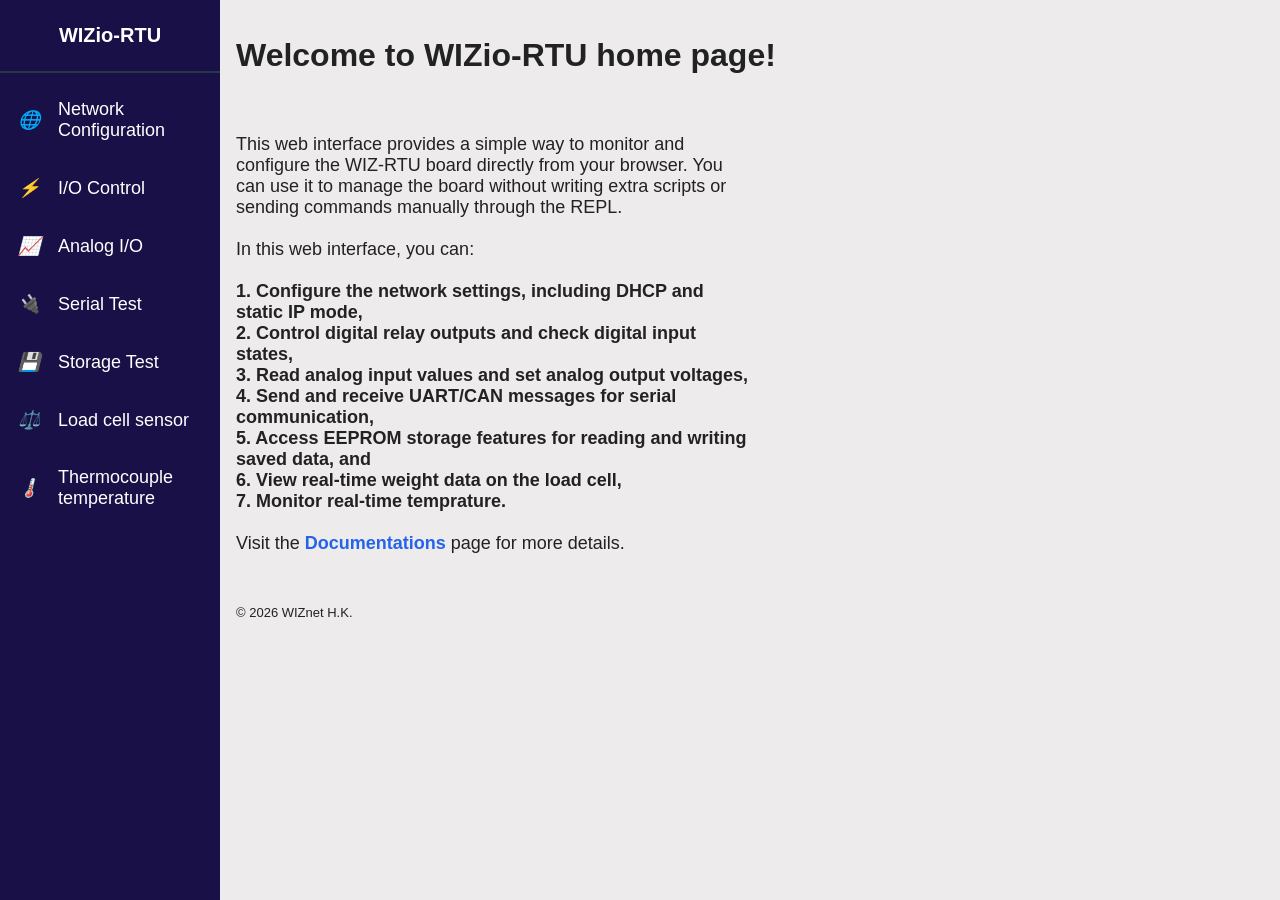
<file: template/index.html>
<!DOCTYPE html>
<html lang="en">
<head>
    <meta charset="UTF-8">
    <meta name="viewport" content="width=device-width, initial-scale=1.0">
    <title>WIZio-RTU</title>
    <meta name="description" content="A brief description of your webpage.">
    <link rel="stylesheet" href="/css/styles.css">
</head>
<body>   
    <main>
        <div class = "index-section">
            <p style = "padding: 0.2em 2em; font-weight: bold; font-size: 20px; text-align: center;"><a href = "/" class = "home-index">WIZio-RTU</a></p>
            <hr style="border: 1px; border-style: solid; border-color: #293649;">
            <div class = "index-catalog">
                <a href = "/netconfig" class = "index-item"><i>🌐</i>Network<br>Configuration</a>
                <a href = "/io" class = "index-item"><i>⚡</i>I/O Control</a>
                <a href = "/analog_io" class = "index-item"><i>📈</i>Analog I/O</a>
                <a href = "/serial" class = "index-item"><i>🔌</i>Serial Test</a>
                <a href = "/storage" class = "index-item"><i>💾</i>Storage Test</a>
                <a href = "/load-cell" class = "index-item"><i>⚖️</i>Load cell sensor</a>
                <a href = "/temp" class = "index-item"><i>🌡️</i>Thermocouple<br>temperature</a>
            </div>
        </div>
        </div>
        <div class = "main-content">
            <h1>Welcome to WIZio-RTU home page!</h1>
            <p style = "font-size: 18px; max-width: 50%;">
            This web interface provides a simple way to monitor and configure the WIZ-RTU board directly from your browser.
            You can use it to manage the board without writing extra scripts or sending commands manually through the REPL.<br><br>

            In this web interface, you can:<br><br>
            <strong>
            1. Configure the network settings, including DHCP and static IP mode,<br>
            2. Control digital relay outputs and check digital input states,<br>
            3. Read analog input values and set analog output voltages,<br>
            4. Send and receive UART/CAN messages for serial communication,<br>
            5. Access EEPROM storage features for reading and writing saved data, and<br>
            6. View real-time weight data on the load cell, <br>
            7. Monitor real-time temprature. <br><br>
            </strong>

            
            Visit the <a href="https://docs.w5500.com/reference/wiz-rtu.html#http-configuration" target = "_blank" style="color: #2563eb; font-weight: bold; text-decoration: none;">Documentations</a> page for more details.
            </p>
            <footer style = "font-size: small;">
                <p>&copy; 2026 WIZnet H.K.</p>
            </footer>
        </div>
    </main>
    

    
    <script src="/js/index.js" defer></script>
</body>
</html>
</file>
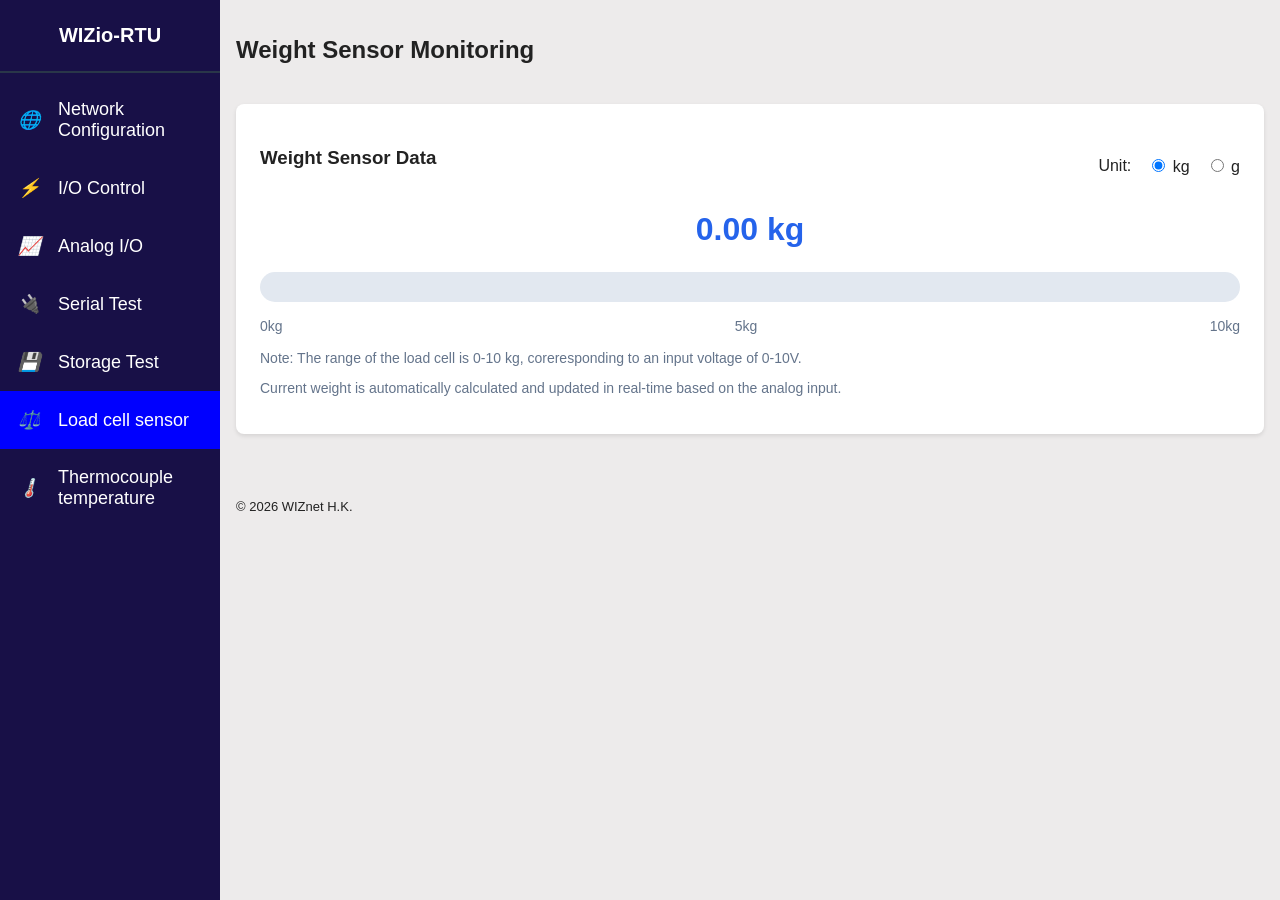
<file: template/load.html>
<!DOCTYPE html>
<html lang="en">
<head>
    <meta charset="UTF-8">
    <meta name="viewport" content="width=device-width, initial-scale=1.0">
    <title>WIZio-RTU</title>
    <meta name="description" content="A brief description of your webpage.">
    <link rel="stylesheet" href="/css/styles.css">
</head>
<body>   
    <main>
        <div class = "index-section">
            <p style = "padding: 0.2em 2em; font-weight: bold; font-size: 20px; text-align: center;"><a href = "/" class = "home-index">WIZio-RTU</a></p>
            <hr style="border: 1px; border-style: solid; border-color: #293649;">
            <div class = "index-catalog">
                <a href = "/netconfig" class = "index-item"><i>🌐</i>Network<br>Configuration</a>
                <a href = "/io" class = "index-item"><i>⚡</i>I/O Control</a>
                <a href = "/analog_io" class = "index-item"><i>📈</i>Analog I/O</a>
                <a href = "/serial" class = "index-item"><i>🔌</i>Serial Test</a>
                <a href = "/storage" class = "index-item"><i>💾</i>Storage Test</a>
                <a href = "/load-cell" class = "index-item index-chosen"><i>⚖️</i>Load cell sensor</a>
                <a href = "/temp" class = "index-item"><i>🌡️</i>Thermocouple<br>temperature</a>
            </div>
        </div>
        </div>
        <div class = "main-content">       
            <h2 class="page-title">Weight Sensor Monitoring</h2>
            <div class="weight-sensor">
                <div class="weight-header">
                    <h3>Weight Sensor Data</h3>
                    <div class="weight-controls">
                        <span>Unit:</span>
                        <label>
                            <input type="radio" id="weight-unit-kg" name="weight-unit" checked> kg
                        </label>
                        <label>
                            <input type="radio" id="weight-unit-g" name="weight-unit"> g
                        </label>
                    </div>
                </div>
                <div class="weight-value-display" id="weight-value">0.00 kg</div>
                <div class="weight-progress-container">
                    <div id="weight-progress" class="weight-progress" style="width: 0%"></div>
                </div>
                <div class="weight-scale">
                    <span id="weight-min">0kg</span>
                    <span id="weight-mid">5kg</span>
                    <span id="weight-max">10kg</span>
                </div>
                <div style="margin-top: 1rem; font-size: 0.875rem; color: #64748b;">
                    <p>Note: The range of the load cell is 0-10 kg, coreresponding to an input voltage of 0-10V.</p>
                    <p>Current weight is automatically calculated and updated in real-time based on the analog input.</p>
                </div>
            </div>
            <footer style = "font-size: small;">
                <p>&copy; 2026 WIZnet H.K.</p>
            </footer>
        </div>
    </main>
    

    
    <script src="/js/load.js" defer></script>
</body>
</html>
</file>
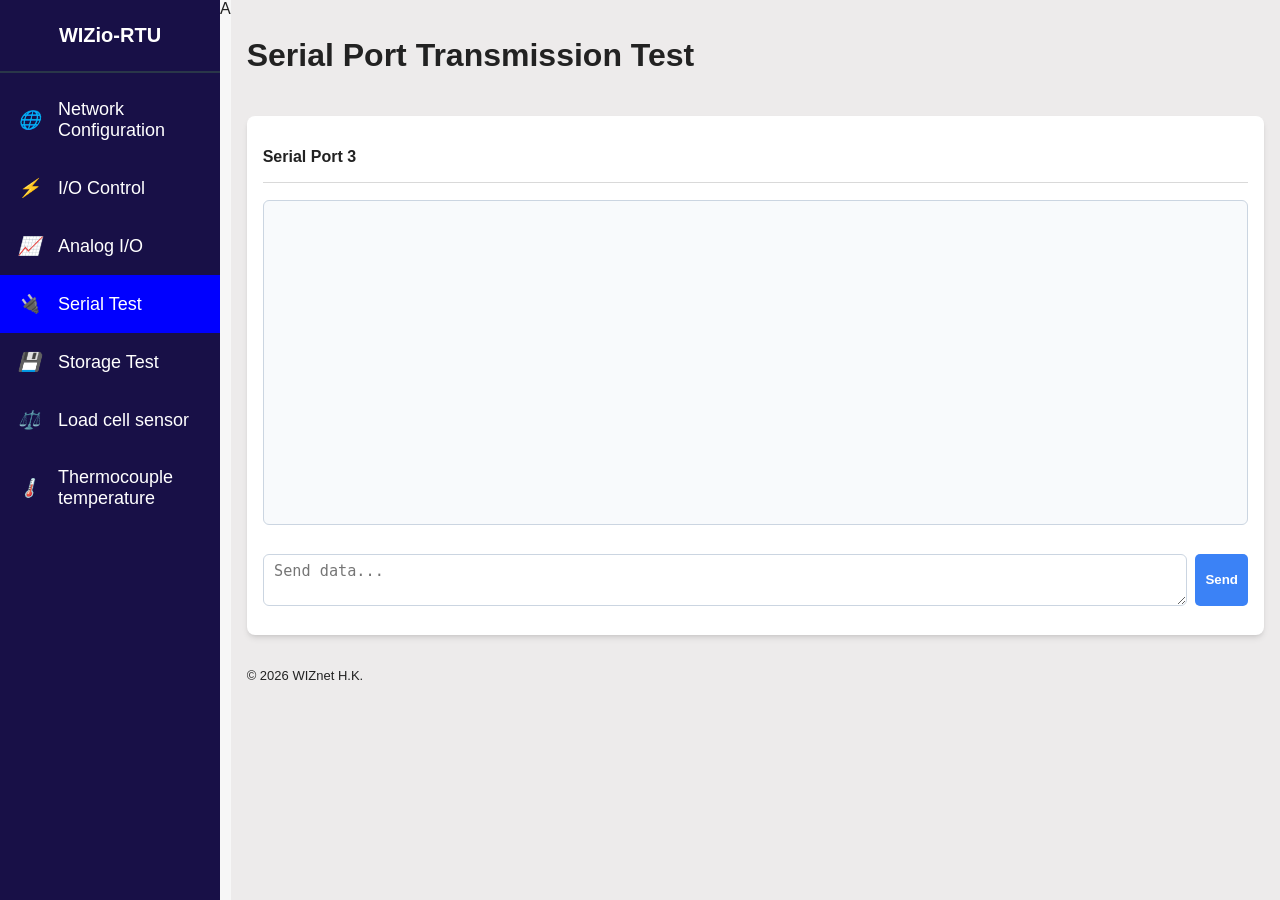
<file: template/serial.html>
<!DOCTYPE html>
<html lang="en">
<head>
    <meta charset="UTF-8">
    <meta name="viewport" content="width=device-width, initial-scale=1.0">
    <title>WIZio-RTU</title>
    <meta name="description" content="A brief description of your webpage.">
    <link rel="stylesheet" href="/css/styles.css">
</head>
<body>   
    <main>
        <div class = "index-section">
            <p style = "padding: 0.2em 2em; font-weight: bold; font-size: 20px; text-align: center;"><a href = "/" class = "home-index">WIZio-RTU</a></p>
            <hr style="border: 1px; border-style: solid; border-color: #293649;">
            <div class = "index-catalog">
                <a href = "/netconfig" class = "index-item"><i>🌐</i>Network<br>Configuration</a>
                <a href = "/io" class = "index-item"><i>⚡</i>I/O Control</a>
                <a href = "/analog_io" class = "index-item"><i>📈</i>Analog I/O</a>
                <a href = "/serial" class = "index-item index-chosen"><i>🔌</i>Serial Test</a>
                <a href = "/storage" class = "index-item"><i>💾</i>Storage Test</a>
                <a href = "/load-cell" class = "index-item"><i>⚖️</i>Load cell sensor</a>
                <a href = "/temp" class = "index-item"><i>🌡️</i>Thermocouple<br>temperature</a>
            </div>
        </div>A
        <div class = "main-content">
            <h1>Serial Port Transmission Test</h1>
            <div class = "section-block serial">
                <p style = "margin-bottom: 1em;" class = "section-heading">Serial Port 3</p>
                <div style = "margin-top: 1px;"class = "message-box" id = "serial-messages"> </div>
                <div class="send-area">
                    <textarea id="serial-input" placeholder="Send data..." data-sharkid="__0"></textarea>
                    <button id="serial-send" onclick = "onClickSendBtn(this);">Send</button>
                </div>
            </div>
            <footer style = "font-size: small;">
                <p>&copy; 2026 WIZnet H.K.</p>
            </footer>
        </div>
    </main>
    

    
    <script src="/js/serial.js" defer></script>
</body>
</html>
</file>
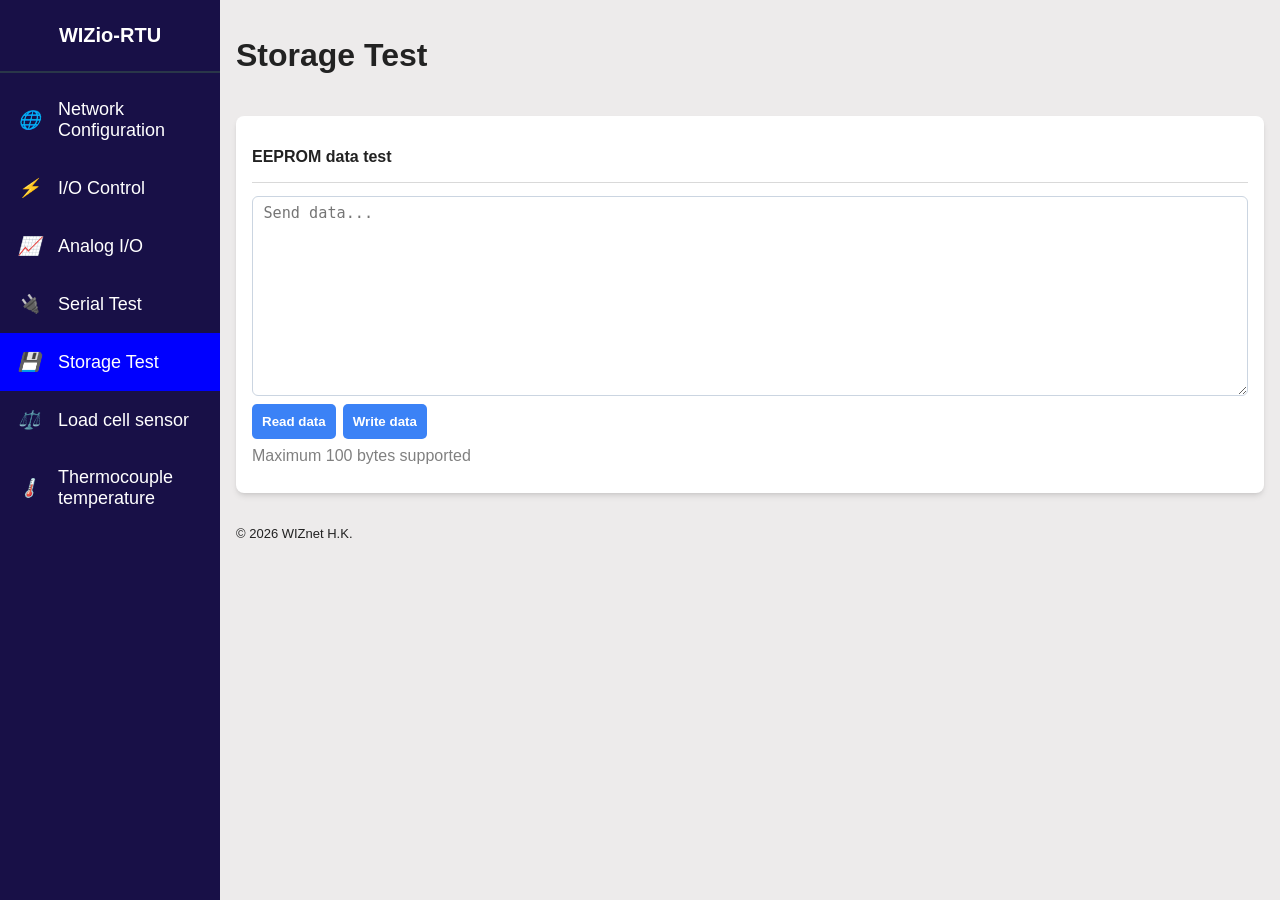
<file: template/storage.html>
<!DOCTYPE html>
<html lang="en">
<head>
    <meta charset="UTF-8">
    <meta name="viewport" content="width=device-width, initial-scale=1.0">
    <title>WIZio-RTU</title>
    <meta name="description" content="A brief description of your webpage.">
    <link rel="stylesheet" href="/css/styles.css">
</head>
<body>   
    <main>
        <div class = "index-section">
            <p style = "padding: 0.2em 2em; font-weight: bold; font-size: 20px; text-align: center;"><a href = "/" class = "home-index">WIZio-RTU</a></p>
            <hr style="border: 1px; border-style: solid; border-color: #293649;">
            <div class = "index-catalog">
                <a href = "/netconfig" class = "index-item"><i>🌐</i>Network<br>Configuration</a>
                <a href = "/io" class = "index-item"><i>⚡</i>I/O Control</a>
                <a href = "/analog_io" class = "index-item"><i>📈</i>Analog I/O</a>
                <a href = "/serial" class = "index-item"><i>🔌</i>Serial Test</a>
                <a href = "/storage" class = "index-item index-chosen"><i>💾</i>Storage Test</a>
                <a href = "/load-cell" class = "index-item"><i>⚖️</i>Load cell sensor</a>
                <a href = "/temp" class = "index-item"><i>🌡️</i>Thermocouple<br>temperature</a>
            </div>
        </div>
        <div class = "main-content">
            <h1>Storage Test</h1>
            <div class = "section-block serial">
                <p class = "section-heading">EEPROM data test</p>  
                <div style = "flex-direction: column;" class="send-area">
                    <textarea style = "height: 200px; box-sizing: border-box;"id="storage-input" placeholder="Send data..." data-sharkid="__0"></textarea>
                    <div style = "display: flex; flex-direction: row; column-gap: 7px;">
                        <button id = "storage-read" onclick = "onClickStorageReadBtn(this);">Read data</button>
                        <button id = "storage-write" onclick = "onClickStorageWriteBtn(this);">Write data</button>
                    </div>
                    <span style = "color: gray;"> Maximum 100 bytes supported </span>
                </div>
            </div>
            <footer style = "font-size: small;">
                <p>&copy; 2026 WIZnet H.K.</p>
            </footer>
        </div>
    </main>
    

    
    <script src="/js/storage.js" defer></script>
</body>
</html>
</file>
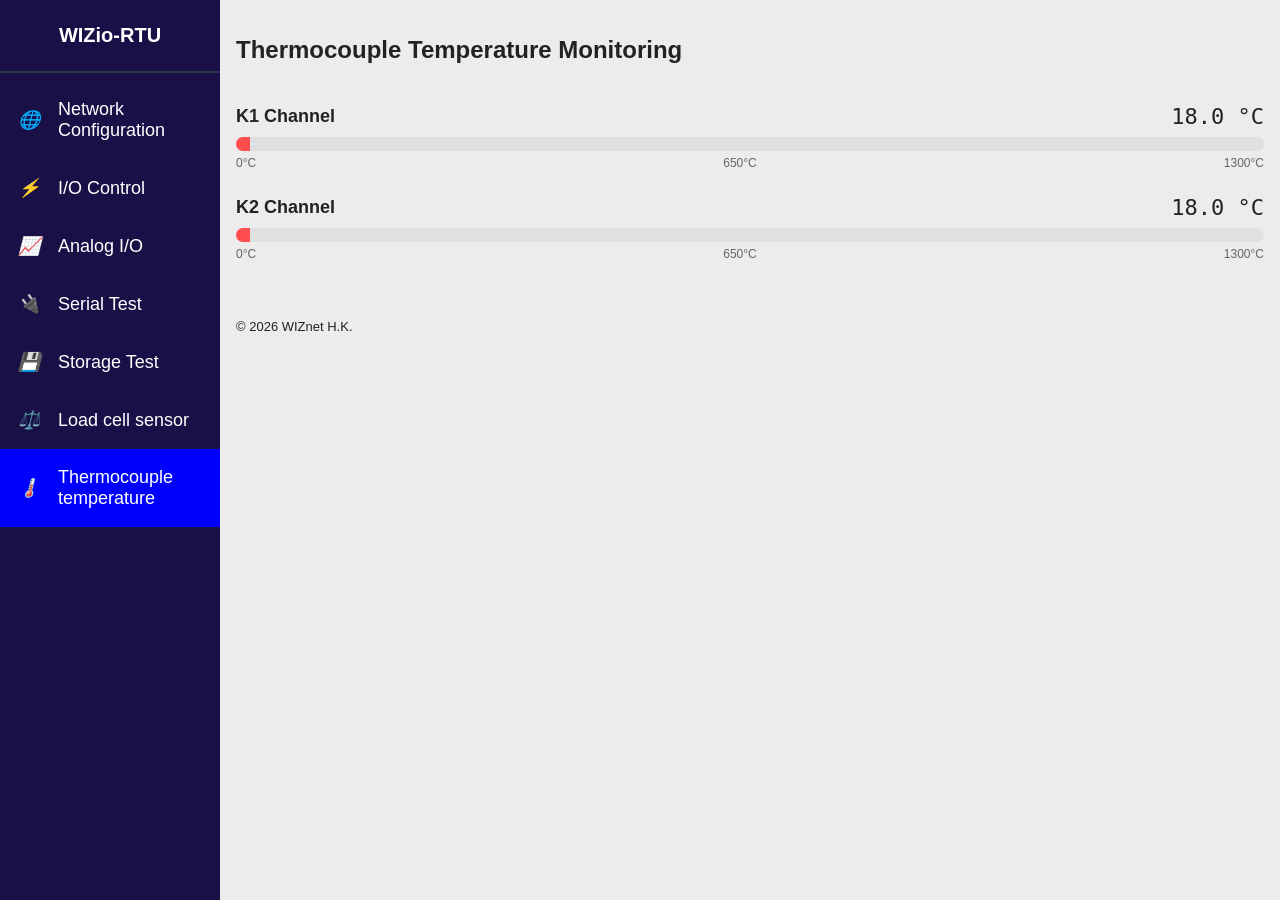
<file: template/temp.html>
<!DOCTYPE html>
<html lang="en">
<head>
    <meta charset="UTF-8">
    <meta name="viewport" content="width=device-width, initial-scale=1.0">
    <title>WIZio-RTU</title>
    <meta name="description" content="A brief description of your webpage.">
    <link rel="stylesheet" href="/css/styles.css">
</head>
<body>   
    <main>
        <div class = "index-section">
            <p style = "padding: 0.2em 2em; font-weight: bold; font-size: 20px; text-align: center;"><a href = "/" class = "home-index">WIZio-RTU</a></p>
            <hr style="border: 1px; border-style: solid; border-color: #293649;">
            <div class = "index-catalog">
                <a href = "/netconfig" class = "index-item"><i>🌐</i>Network<br>Configuration</a>
                <a href = "/io" class = "index-item"><i>⚡</i>I/O Control</a>
                <a href = "/analog_io" class = "index-item"><i>📈</i>Analog I/O</a>
                <a href = "/serial" class = "index-item"><i>🔌</i>Serial Test</a>
                <a href = "/storage" class = "index-item"><i>💾</i>Storage Test</a>
                <a href = "/load-cell" class = "index-item"><i>⚖️</i>Load cell sensor</a>
                <a href = "/temp" class = "index-item index-chosen"><i>🌡️</i>Thermocouple<br>temperature</a>
            </div>
        </div>
        </div>
        <div class = "main-content">       
            <h2 class="page-title">Thermocouple Temperature Monitoring</h2>
            <div>
               <div class="channel-box">
                    <div class="channel-header">
                        <div class="channel-name">K1 Channel</div>
                        <span id="thermocouple-value-k1" class="temp-value">18.0 °C</span>
                    </div>
                    <div class="progress-bg">
                        <div id="thermocouple-progress-k1" class="progress-fill" style="width: 1.38462%;"></div>
                    </div>
                    <div class="scale-info">
                        <span>0°C</span>
                        <span>650°C</span>
                        <span>1300°C</span>
                    </div>
                </div>
                <div class="channel-box">
                    <div class="channel-header">
                        <div class="channel-name">K2 Channel</div>
                        <span id="thermocouple-value-k2" class="temp-value">18.0 °C</span>
                    </div>
                    <div class="progress-bg">
                        <div id="thermocouple-progress-k2" class="progress-fill" style="width: 1.38462%;"></div>
                    </div>
                    <div class="scale-info">
                        <span>0°C</span>
                        <span>650°C</span>
                        <span>1300°C</span>
                    </div>
                </div>
            </div>
            <footer style = "font-size: small;">
                <p>&copy; 2026 WIZnet H.K.</p>
            </footer>
        </div>
    </main>
    
    <script src="/js/temp.js" defer></script>
</body>
</html>
</file>
<file: css/styles.css>
body {
    font-family: 'Segoe UI', Tahoma, Geneva, Verdana, sans-serif;
    margin: 0px;
    background: #f7f7f7;
    color: #222;
}


main {
	display: flex;
	height: 100%;
    min-height: 100vh;
}

.hidden {
  display: none !important;
}

.home-index {
    text-decoration: none;
    color: #FFFFFF;
}

.home-index:hover {
    color: #2281E0;
}

.index-section {
	color: #FFFFFF;
	width: 15%;
	min-width: 220px;
	background-color: #181047;
}

.index-item {
	text-decoration: none;
	color: #FFFFFF;
	font-size: large; 
	padding: 1em ;
	display: flex;
	flex-direction: row;
	column-gap: 1em;
	align-items: center;
}


.index-item:hover {
	color: #2281E0;
}

.index-chosen {
    background-color: Blue;
}

.index-chosen:hover {
    color: white; !important
}

.index-catalog {
	display: grid;
	grid-template-columns: repeat(1, minmax(0, 1fr));
}

.main-content {
	padding: 1em;
	width: 85%;
	background-color: #EDEBEB;
	display: flex;
	flex-direction: column;
	gap: 20px;

}

.section-block {
	background-color: white;
	padding: 1em 0em;
	border-radius: 8px;
 	box-shadow: 0 4px 6px -1px rgba(0, 0, 0, 0.1), 0 2px 4px -2px rgba(0, 0, 0, 0.1);
}

.section-block > div {
	padding: 0.8em 1em;
}

.section-block > .section-heading {
    border-bottom: 1px solid; 
    border-color: #D9D9D9; 
    margin: 0px 1em; 
    padding:1em 0px; 
    font-weight: bold;
    grid-column: span 2;
}

.netconfig {
	display: flex;
	flex-direction: column;
}

.io {
	border-bottom: 1px;
	border-color: red;
	display: grid;
	align-items: center; 
	grid-template-columns: repeat(2, 1fr);
}

.io > div {
	margin-left: 20px;
	margin-right: 20px;
	padding: 20px 0px;
	border-bottom: 1px solid;
	border-color: #D9D9D9;
}

.io-control-block {
	display: flex;
	flex-direction: row;
	justify-content: space-between;
	align-items: center;  
}

.analog-channel {
	display: flex;
	flex-direction: column;
	row-gap:0.5rem;
	justify-items: center;
}

.analog-heading {
	display: flex;
	flex-direction: row;
	justify-content: space-between;
}

.analog-heading > select {
	border-radius: 5px;
	padding: 10px;
	border-color: #D9D9D9;
}

.analog-heading > select > option {
	color: green;
}

.error-message {
	color: red;
	font-weight: bold;
}

.error-msg-container{
	display: block;
}
.error-msg-container[hidden] {
	display: None;
}

.slider-progress-container {
    position: relative;
    width: 100%;
    height: 24px;
    margin: 0.5rem 0;
}

.slider-progress-bar {
    position: absolute;
    top: 0;
    left: 0;
    height: 100%;
    background-color: #3b82f6;
    transition: width 0.1s ease;
    border-radius: 4px;
    z-index: 1;
}


.slider-track {
    position: absolute;
    top: 0;
    left: 0;
    width: 100%;
    height: 100%;
    background-color: #f1f5f9;
    border-radius: 4px;
    z-index: 0;
}

input[type="range"].integrated-slider {
    position: absolute;
    top: 0;
    left: 0;
    width: 100%;
    height: 100%;
    -webkit-appearance: none;
    background: transparent;
    outline: none;
    margin: 0;
    z-index: 2;
}

input[type="range"].integrated-slider::-webkit-slider-thumb {
    -webkit-appearance: none;
    width: 20px;
    height: 20px;
    border-radius: 50%;
    background: #2563eb;
    cursor: pointer;
    box-shadow: 0 1px 3px rgba(0, 0, 0, 0.3);
    border: 1px solid #ffffff;
}

.progress-value {
    position: absolute;
    top: 0;
    right: 8px;
    font-size: 0.85rem;
    font-weight: 500;
    line-height: 24px;
    color: #1e293b;
    pointer-events: none;
    z-index: 1;
}

/* 坐标刻度样式 */
.progress-scale {
    display: flex;
    justify-content: space-between;
    font-size: 0.75rem;
    color: #64748b;
    margin-bottom: 0.5rem;
}


.scale-min,
.scale-mid,
.scale-max {
    position: relative;
}

.scale-min::after,
.scale-mid::after,
.scale-max::after {
    content: "";
    position: absolute;
    top: -8px;
    width: 1px;
    height: 6px;
    right:0px;
    left:0px;
    margin: 0 auto;
    background-color: #94a3b8;
}

/* 模拟量输出控制区域 */
.ao-control {
    width: 100%;
}

/* 模拟量输出控制行 */
.ao-control-row {
    display: flex;
    align-items: center;
    gap: 0.75rem;
    width: 100%;
}

.ao-input-group {
    display: flex;
    align-items: center;
    gap: 0.5rem;
    white-space: nowrap;
}

.ao-input-with-unit {
    display: flex;
    align-items: center;
    gap: 0.35rem;
}

.ao-input {
    width: 100px !important;
}

.ao-unit {
    color: #475569;
    font-size: 0.95rem;
}

input.input {
	width: 100%;
	background-color: #EDEBEB;
	border-radius: 5px;
	height: 3em;
	border: None;
	padding: 10px 10px; 
	box-sizing: border-box; 	
}

input.input:disabled {
	opacity: 0.6;
}



input[type="number"]{
  width: 100%;
  padding: 0.45rem 0.65rem;
  border: 1px solid #cbd5e1;
  border-radius: 0.375rem;
  font-size: 0.95rem;
  transition: border-color 0.2s;
}

input[type="number"]:focus,
select:focus,
textarea:focus, {
  outline: none;
  border-color: #60a5fa;
  box-shadow: 0 0 0 2px rgba(96, 165, 250, 0.25);
}

input[type="number"]:disabled {
  background-color: #f1f5f9;
  cursor: not-allowed;
  opacity: 0.7;
}


button {
  width: fit-content;
  padding: 10px;
  background-color: #3b82f6;
  border-radius: 5px;
  border: None;
  color: white;
  font-weight: bold;
}

button:hover {
	cursor: pointer;
	background-color:#2F67C4;
}

/* The switch - the box around the slider */
.switch {
  position: relative;
  display: inline-block;
  width: 45px;
  height: 26px;
}

/* Hide default HTML checkbox */
.switch input {
  opacity: 0;
  width: 0;
  height: 0;
}

/* The slider */
.slider {
  position: absolute;
  cursor: pointer;
  top: 0;
  left: 0;
  right: 0;
  bottom: 0;
  background-color: #ccc;
  -webkit-transition: .4s;
  transition: .4s;
}

.slider:before {
  position: absolute;
  content: "";
  height: 18px;
  width: 18px;
  left: 4px;
  bottom: 4px;
  background-color: white;
  -webkit-transition: .4s;
  transition: .4s;
}

input:checked + .slider {
  background-color: #2196F3;
}

input:focus + .slider {
  box-shadow: 0 0 1px #2196F3;
}

input:checked + .slider:before {
  -webkit-transform: translateX(18px);
  -ms-transform: translateX(18px);
  transform: translateX(18px);
}

/* Rounded sliders */
.slider.round {
  border-radius: 34px;
}

.slider.round:before {
  border-radius: 50%;
}

.serial {
  display: flex;
  flex-direction: column;

}

/* 消息框样式 */
.message-box {
    width: auto;
    height: 300px;
    border: 1px solid #cbd5e1;
    border-radius: 0.375rem;
    padding: 0.75rem;
    overflow-y: auto;
    margin-bottom: 1rem;
    margin-left: 1rem;
    margin-right: 1rem;
    background-color: #f8fafc;
    font-family: monospace;
    font-size: 0.9rem;
}

 .send-area {
    display: flex;
    gap: 0.5rem;
}

.send-area input {
    flex: 1;
}

.send-area button {
    white-space: nowrap;
}

textarea {
    width: 100%;
    padding: 0.45rem 0.65rem;
    border: 1px solid #cbd5e1;
    border-radius: 0.375rem;
    font-size: 0.95rem;
    transition: border-color 0.2s;
}



/* Weight */
.weight-sensor {
    background: white;
    border-radius: 8px;
    padding: 1.5rem;
    box-shadow: 0 2px 4px rgba(0, 0, 0, 0.1);
    margin-bottom: 2rem;
}

.weight-header {
    display: flex;
    justify-content: space-between;
    align-items: center;
    margin-bottom: 1rem;
}

.weight-value-display {
    font-size: 2rem;
    font-weight: bold;
    text-align: center;
    margin: 1.5rem 0;
    color: #2563eb;
}

.weight-progress-container {
    height: 30px;
    background-color: #e2e8f0;
    border-radius: 15px;
    overflow: hidden;
    margin: 1rem 0;
    position: relative;
}

.weight-progress {
    height: 100%;
    background-color: #2563eb;
    transition: width 0.3s ease;
}

.weight-scale {
    display: flex;
    justify-content: space-between;
    font-size: 0.875rem;
    color: #64748b;
    margin-top: 0.5rem;
}

.weight-controls {
    margin-top: 1rem;
    display: flex;
    gap: 1rem;
    align-items: center;
}




/* 通道容器样式 */
.channel-box {
    margin-bottom: 25px;
}
.channel-header {
    display: flex;
    justify-content: space-between;
    align-items: center;
    margin-bottom: 8px;
}
.channel-name {
    font-size: 18px;
    font-weight: 600;
}
.temp-value {
    font-size: 22px;
    font-family: monospace;
}

/* 进度条样式 */
.progress-bg {
    height: 14px;
    background-color: #e0e0e0;
    border-radius: 7px;
    overflow: hidden;
}
.progress-fill {
    height: 100%;
    background-color: #ff4d4f;
    transition: width 0.3s ease;
}

/* 刻度标签样式 */
.scale-info {
    display: flex;
    justify-content: space-between;
    font-size: 12px;
    color: #666;
    margin-top: 5px;
}
</file>
